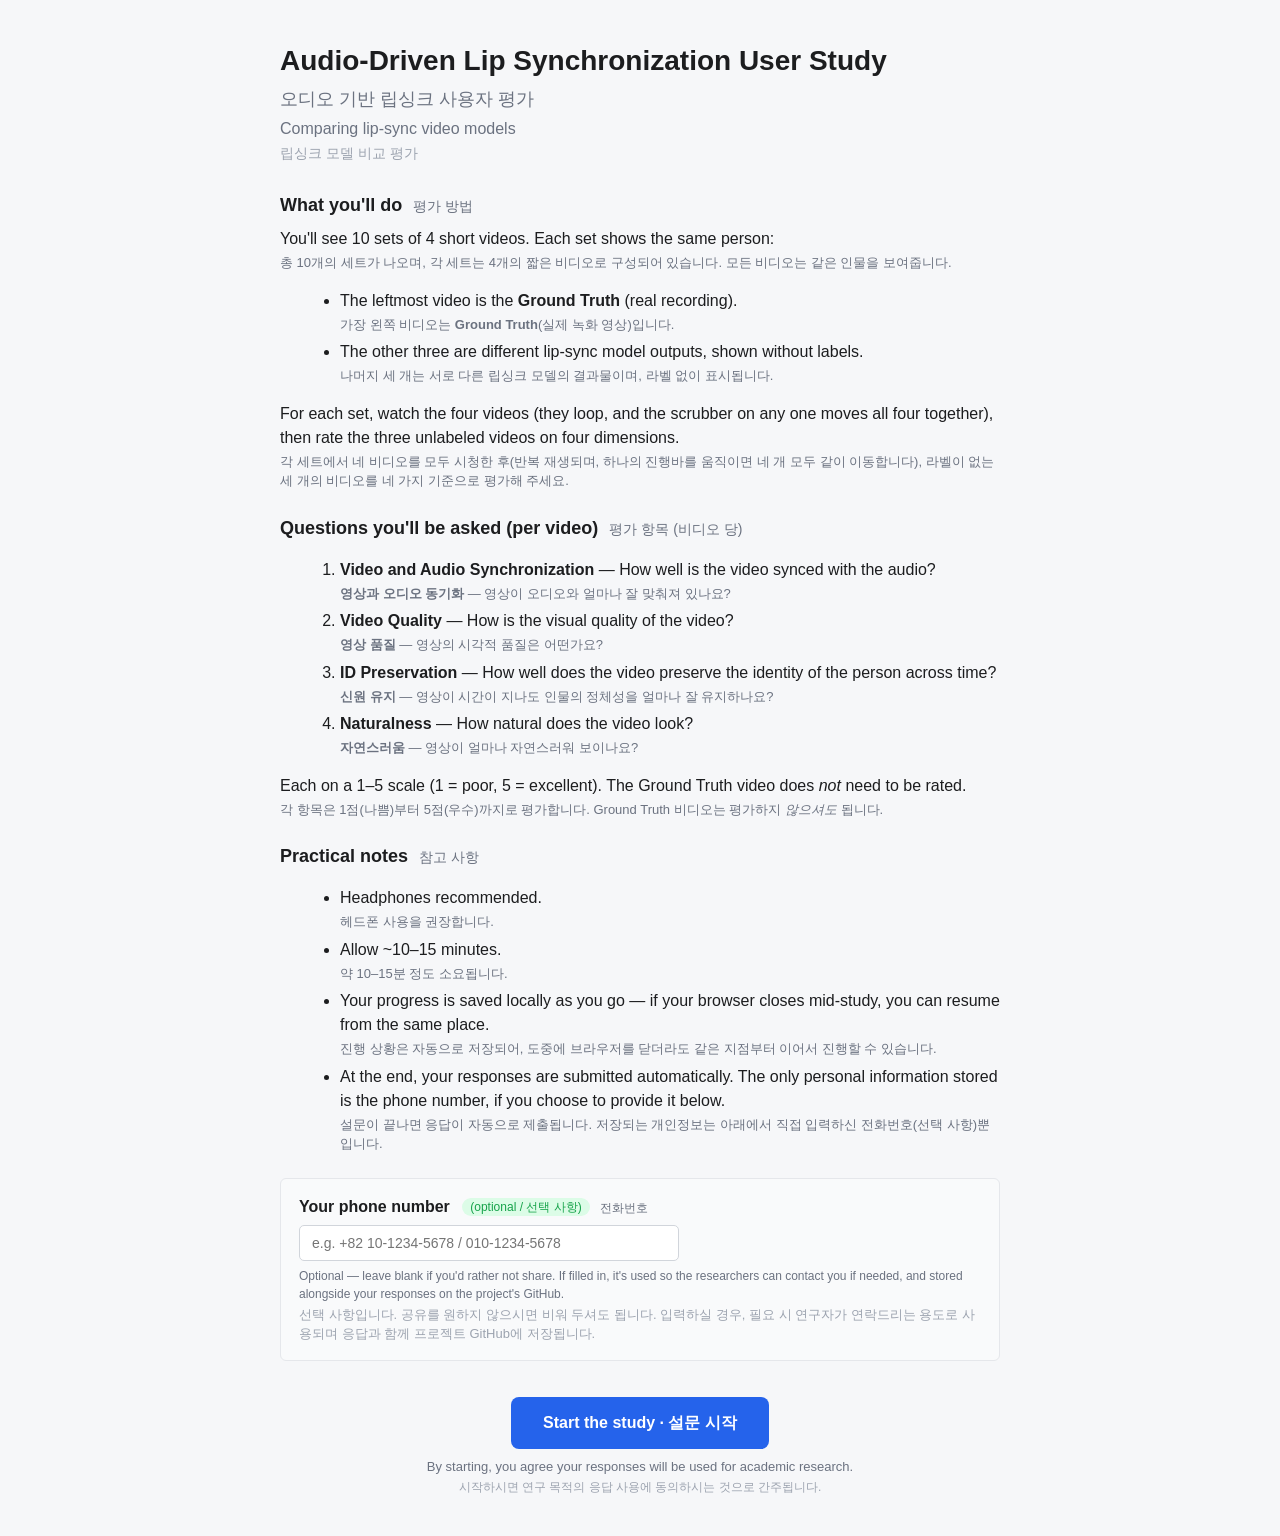
<file: index.html>
<!DOCTYPE html>
<html lang="en">
<head>
    <meta charset="UTF-8">
    <meta name="viewport" content="width=device-width, initial-scale=1.0">
    <title>Audio-Driven Lip Synchronization User Study</title>
    <link rel="stylesheet" href="css/style.css">
    <style>
        .landing { max-width: 760px; margin: 40px auto; padding: 0 20px; }
        .landing h1 { font-size: 28px; margin-bottom: 4px; }
        .landing h1 .ko { display: block; font-size: 18px; color: #6b7280; font-weight: 500; margin-top: 4px; }
        .landing .subtitle { color: #6b7280; margin-bottom: 28px; }
        .landing .subtitle .ko { display: block; font-size: 14px; color: #9ca3af; margin-top: 2px; }
        .landing section { margin-bottom: 24px; }
        .landing h2 { font-size: 18px; margin-bottom: 8px; }
        .landing h2 .ko { color: #6b7280; font-size: 14px; font-weight: 500; margin-left: 6px; }
        .landing ol, .landing ul { margin-left: 20px; }
        .landing li { margin-bottom: 6px; }
        .landing .ko-line { display: block; color: #6b7280; font-size: 13px; margin-top: 2px; }
        .landing p { margin: 0 0 10px 0; }
        .landing p .ko-line { font-size: 13px; }
        .phone-block {
            background: #f9fafb;
            padding: 16px 18px;
            border-radius: 6px;
            border: 1px solid #e5e7eb;
            margin-top: 8px;
        }
        .phone-block label { display: block; font-weight: 600; margin-bottom: 6px; }
        .phone-block label .optional-tag {
            font-size: 12px; color: #16a34a;
            margin-left: 8px; font-weight: 500;
            background: #dcfce7; padding: 2px 8px;
            border-radius: 10px; vertical-align: middle;
        }
        .phone-block label .ko { color: #6b7280; font-size: 12px; margin-left: 6px; font-weight: 400; }
        .phone-block input[type=tel] {
            width: 100%;
            max-width: 380px;
            padding: 9px 12px;
            font-size: 14px;
            border: 1px solid #d1d5db;
            border-radius: 5px;
            background: white;
        }
        .phone-block input[type=tel]:focus {
            border-color: #2563eb;
            outline: 2px solid #93c5fd;
            outline-offset: 0;
        }
        .phone-block .hint { font-size: 12px; color: #6b7280; margin-top: 6px; line-height: 1.5; }
        .phone-block .hint .ko-line { color: #9ca3af; }
        .start-wrap { text-align: center; margin: 36px 0; }
        .start-btn {
            background: #2563eb; color: white; padding: 14px 32px;
            font-size: 16px; font-weight: 600; border: none;
            border-radius: 8px; cursor: pointer;
        }
        .start-btn:hover { background: #1d4ed8; }
        .meta { color: #6b7280; font-size: 13px; margin-top: 8px; }
        .meta .ko-line { color: #9ca3af; font-size: 12px; margin-top: 2px; }
    </style>
</head>
<body>
    <div class="landing">
        <h1>
            Audio-Driven Lip Synchronization User Study
            <span class="ko">오디오 기반 립싱크 사용자 평가</span>
        </h1>
        <div class="subtitle">
            Comparing lip-sync video models
            <span class="ko">립싱크 모델 비교 평가</span>
        </div>

        <section>
            <h2>What you'll do <span class="ko">평가 방법</span></h2>
            <p>
                You'll see 10 sets of 4 short videos. Each set shows the same person:
                <span class="ko-line">총 10개의 세트가 나오며, 각 세트는 4개의 짧은 비디오로 구성되어 있습니다. 모든 비디오는 같은 인물을 보여줍니다.</span>
            </p>
            <ul>
                <li>
                    The leftmost video is the <strong>Ground Truth</strong> (real recording).
                    <span class="ko-line">가장 왼쪽 비디오는 <strong>Ground Truth</strong>(실제 녹화 영상)입니다.</span>
                </li>
                <li>
                    The other three are different lip-sync model outputs, shown without labels.
                    <span class="ko-line">나머지 세 개는 서로 다른 립싱크 모델의 결과물이며, 라벨 없이 표시됩니다.</span>
                </li>
            </ul>
            <p>
                For each set, watch the four videos (they loop, and the scrubber on any one moves all four together), then rate the three unlabeled videos on four dimensions.
                <span class="ko-line">각 세트에서 네 비디오를 모두 시청한 후(반복 재생되며, 하나의 진행바를 움직이면 네 개 모두 같이 이동합니다), 라벨이 없는 세 개의 비디오를 네 가지 기준으로 평가해 주세요.</span>
            </p>
        </section>

        <section>
            <h2>Questions you'll be asked (per video) <span class="ko">평가 항목 (비디오 당)</span></h2>
            <ol>
                <li>
                    <strong>Video and Audio Synchronization</strong> — How well is the video synced with the audio?
                    <span class="ko-line"><strong>영상과 오디오 동기화</strong> — 영상이 오디오와 얼마나 잘 맞춰져 있나요?</span>
                </li>
                <li>
                    <strong>Video Quality</strong> — How is the visual quality of the video?
                    <span class="ko-line"><strong>영상 품질</strong> — 영상의 시각적 품질은 어떤가요?</span>
                </li>
                <li>
                    <strong>ID Preservation</strong> — How well does the video preserve the identity of the person across time?
                    <span class="ko-line"><strong>신원 유지</strong> — 영상이 시간이 지나도 인물의 정체성을 얼마나 잘 유지하나요?</span>
                </li>
                <li>
                    <strong>Naturalness</strong> — How natural does the video look?
                    <span class="ko-line"><strong>자연스러움</strong> — 영상이 얼마나 자연스러워 보이나요?</span>
                </li>
            </ol>
            <p>
                Each on a 1–5 scale (1 = poor, 5 = excellent). The Ground Truth video does <em>not</em> need to be rated.
                <span class="ko-line">각 항목은 1점(나쁨)부터 5점(우수)까지로 평가합니다. Ground Truth 비디오는 평가하지 <em>않으셔도</em> 됩니다.</span>
            </p>
        </section>

        <section>
            <h2>Practical notes <span class="ko">참고 사항</span></h2>
            <ul>
                <li>
                    Headphones recommended.
                    <span class="ko-line">헤드폰 사용을 권장합니다.</span>
                </li>
                <li>
                    Allow ~10–15 minutes.
                    <span class="ko-line">약 10–15분 정도 소요됩니다.</span>
                </li>
                <li>
                    Your progress is saved locally as you go — if your browser closes mid-study, you can resume from the same place.
                    <span class="ko-line">진행 상황은 자동으로 저장되어, 도중에 브라우저를 닫더라도 같은 지점부터 이어서 진행할 수 있습니다.</span>
                </li>
                <li>
                    At the end, your responses are submitted automatically. The only personal information stored is the phone number, if you choose to provide it below.
                    <span class="ko-line">설문이 끝나면 응답이 자동으로 제출됩니다. 저장되는 개인정보는 아래에서 직접 입력하신 전화번호(선택 사항)뿐입니다.</span>
                </li>
            </ul>
        </section>

        <section class="phone-block">
            <label for="phone-input">
                Your phone number
                <span class="optional-tag">(optional / 선택 사항)</span>
                <span class="ko">전화번호</span>
            </label>
            <input id="phone-input" type="tel" placeholder="e.g. +82 10-1234-5678 / 010-1234-5678" autocomplete="tel" />
            <div class="hint">
                Optional — leave blank if you'd rather not share. If filled in, it's used so the researchers can contact you if needed, and stored alongside your responses on the project's GitHub.
                <span class="ko-line">선택 사항입니다. 공유를 원하지 않으시면 비워 두셔도 됩니다. 입력하실 경우, 필요 시 연구자가 연락드리는 용도로 사용되며 응답과 함께 프로젝트 GitHub에 저장됩니다.</span>
            </div>
        </section>

        <div class="start-wrap">
            <button class="start-btn" id="start-btn">Start the study  ·  설문 시작</button>
            <div class="meta">
                By starting, you agree your responses will be used for academic research.
                <span class="ko-line">시작하시면 연구 목적의 응답 사용에 동의하시는 것으로 간주됩니다.</span>
            </div>
        </div>
    </div>

    <script>
        // Save phone to localStorage so study.html can read it on the next page.
        // Empty input → null (not stored as empty string).
        document.getElementById('start-btn').addEventListener('click', () => {
            const phone = document.getElementById('phone-input').value.trim();
            try {
                if (phone) {
                    localStorage.setItem('lipForcingPhonePrefill', phone);
                } else {
                    localStorage.removeItem('lipForcingPhonePrefill');
                }
            } catch {}
            window.location.href = 'study.html';
        });
    </script>
</body>
</html>
</file>
<file: css/style.css>
/* Audio-driven lip-sync user study — minimal, accessible */

* { box-sizing: border-box; }

body {
    margin: 0;
    font-family: -apple-system, BlinkMacSystemFont, "Segoe UI", Roboto, sans-serif;
    background: #f6f7f9;
    color: #1c1d1f;
    line-height: 1.5;
}

header {
    background: #1c2540;
    color: #fff;
    padding: 18px 28px;
    display: flex;
    align-items: center;
    justify-content: space-between;
    flex-wrap: wrap;
    gap: 14px;
}
header h1 {
    margin: 0;
    font-size: 20px;
    font-weight: 600;
}
#progress-bar-wrap {
    display: flex;
    align-items: center;
    gap: 10px;
    min-width: 240px;
}
#progress-bar {
    flex: 1;
    height: 8px;
    background: #34416c;
    border-radius: 4px;
    overflow: hidden;
    position: relative;
}
#progress-bar::after {
    content: "";
    position: absolute;
    inset: 0;
    width: var(--progress, 0%);
    background: #4ad295;
    transition: width 0.25s;
}
#progress-text {
    font-size: 13px;
    color: #c5cce0;
    white-space: nowrap;
}

main {
    max-width: 1280px;
    margin: 24px auto;
    padding: 0 16px;
}

.screen { display: block; }
.screen.hidden { display: none; }

h2 { font-size: 22px; margin: 0 0 12px 0; }

button {
    font: inherit;
    padding: 10px 20px;
    border: none;
    border-radius: 6px;
    cursor: pointer;
    font-weight: 600;
}
.primary-btn { background: #2563eb; color: white; }
.primary-btn:hover:not(:disabled) { background: #1d4ed8; }
.primary-btn:disabled { background: #9ca3af; cursor: not-allowed; }
.secondary-btn { background: #e5e7eb; color: #1f2937; }
.secondary-btn:hover:not(:disabled) { background: #d1d5db; }
.secondary-btn:disabled { color: #9ca3af; cursor: not-allowed; }

/* Section */
.section-header { margin-bottom: 14px; }
.section-header .hint {
    color: #4b5563;
    font-size: 15px;
    max-width: 920px;
    line-height: 1.5;
}

/* Four videos in a row */
#video-row {
    display: grid;
    grid-template-columns: repeat(4, 1fr);
    gap: 12px;
    margin: 16px 0;
}
.video-cell {
    background: #fff;
    border: 1px solid #e5e7eb;
    border-radius: 8px;
    padding: 10px;
    display: flex;
    flex-direction: column;
}
.video-cell .video-label {
    font-size: 16px;
    font-weight: 700;
    text-align: center;
    margin-bottom: 6px;
    color: #374151;
}
.video-cell.is-gt .video-label { color: #047857; }
.video-cell video {
    width: 100%;
    aspect-ratio: 1 / 1;
    background: black;
    border-radius: 4px;
    display: block;
}
.video-cell .seek-row {
    display: flex;
    align-items: center;
    gap: 8px;
    margin-top: 8px;
}
.video-cell .seek-row input[type=range] {
    flex: 1;
    accent-color: #2563eb;
}
.video-cell .play-btn {
    background: #1f2937;
    color: white;
    padding: 4px 10px;
    border-radius: 4px;
    font-size: 12px;
    cursor: pointer;
}

/* Ratings row — 4 columns matching the videos. GT cell is empty. */
#ratings-row {
    display: grid;
    grid-template-columns: repeat(4, 1fr);
    gap: 12px;
    margin-bottom: 18px;
}
.rating-cell {
    background: #fff;
    border: 1px solid #e5e7eb;
    border-radius: 8px;
    padding: 12px;
}
.rating-cell.gt-empty {
    background: transparent;
    border: 1px dashed #cbd5e1;
    color: #6b7280;
    text-align: center;
    padding: 18px;
    font-style: italic;
}
.q-block { margin-bottom: 16px; }
.q-block:last-child { margin-bottom: 0; }
.q-label {
    font-weight: 600;
    font-size: 16px;
    margin-bottom: 5px;
    color: #1f2937;
    line-height: 1.35;
}
.q-text {
    font-size: 14px;
    color: #6b7280;
    margin-bottom: 8px;
    line-height: 1.4;
}
.scale {
    display: flex;
    gap: 4px;
    align-items: stretch;
}
.scale label {
    flex: 1;
    cursor: pointer;
    user-select: none;
    display: flex;
    /* The label is just a flex wrapper; the .radio-bullet inside is the
       actual visible "box" so the entire clickable area changes color when
       checked, not just an inner sliver. */
}
.scale input[type=radio] {
    position: absolute;
    opacity: 0;
    width: 0;
    height: 0;
    pointer-events: none;
}
.radio-bullet {
    flex: 1;
    text-align: center;
    padding: 10px 0;
    border: 1px solid #d1d5db;
    border-radius: 4px;
    background: #f9fafb;
    font-size: 16px;
    font-weight: 500;
    transition: background 0.1s, border-color 0.1s, color 0.1s;
    display: flex;
    align-items: center;
    justify-content: center;
}
.scale label:hover .radio-bullet {
    background: #eff6ff;
    border-color: #93c5fd;
}
.scale input[type=radio]:checked + .radio-bullet {
    background: #2563eb;
    border-color: #2563eb;
    color: white;
    font-weight: 600;
}
.scale input[type=radio]:focus-visible + .radio-bullet {
    outline: 2px solid #2563eb;
    outline-offset: 2px;
}

/* Landing card (shown once before section 1) */
.landing-card {
    max-width: 920px;
    margin: 0 auto;
    background: white;
    padding: 28px 32px;
    border-radius: 8px;
    border: 1px solid #e5e7eb;
}
.landing-card h2 {
    font-size: 22px;
    margin: 0 0 4px 0;
    color: #1c2540;
}
.landing-card h2.ko-heading {
    font-size: 16px;
    color: #6b7280;
    font-weight: 500;
    margin-bottom: 16px;
}
#landing-explanation {
    margin-bottom: 22px;
}
#landing-explanation p {
    margin: 0 0 14px 0;
    line-height: 1.65;
}
#landing-explanation .explain-en {
    font-size: 17px;
    color: #1f2937;
}
#landing-explanation .explain-ko {
    font-size: 16px;
    color: #4b5563;
}
.phone-row {
    background: #f9fafb;
    padding: 14px 16px;
    border-radius: 6px;
    border: 1px solid #e5e7eb;
    margin-bottom: 18px;
}
.phone-row label {
    display: block;
    font-size: 14px;
    margin-bottom: 6px;
    color: #1f2937;
}
.phone-row label .ko-label {
    font-size: 12px;
    color: #6b7280;
    margin-left: 6px;
    font-weight: 400;
}
.phone-row label .optional-tag {
    font-size: 12px;
    color: #16a34a;
    margin-left: 8px;
    font-weight: 500;
    background: #dcfce7;
    padding: 1px 8px;
    border-radius: 10px;
    vertical-align: middle;
}
.phone-row input[type=tel] {
    width: 100%;
    max-width: 380px;
    padding: 9px 12px;
    font-size: 14px;
    border: 1px solid #d1d5db;
    border-radius: 5px;
    background: white;
}
.phone-row input[type=tel]:focus {
    border-color: #2563eb;
    outline: 2px solid #93c5fd;
    outline-offset: 0;
}
.phone-hint {
    font-size: 12px;
    color: #6b7280;
    margin-top: 6px;
    line-height: 1.5;
}
.phone-hint .ko-hint {
    display: block;
    color: #9ca3af;
    margin-top: 1px;
}
.section-header .hint .ko-hint {
    display: block;
    color: #6b7280;
    font-size: 14px;
    margin-top: 4px;
    line-height: 1.5;
}

/* Absolute-evaluation callout (shown on every section) */
.absolute-eval-callout {
    background: #fef3c7;
    border: 1px solid #f59e0b;
    border-left: 4px solid #f59e0b;
    color: #78350f;
    padding: 12px 16px;
    border-radius: 5px;
    margin: 12px 0;
    font-size: 15px;
    line-height: 1.55;
    max-width: 920px;
}
.absolute-eval-callout strong { color: #78350f; }
.absolute-eval-callout .ko-callout {
    display: block;
    margin-top: 8px;
    padding-top: 8px;
    border-top: 1px dashed rgba(120, 53, 15, 0.25);
    color: #92400e;
    font-size: 14px;
    line-height: 1.6;
}

/* Bilingual labels — small Korean line under English line */
.section-explanation { margin-top: 6px; }
.section-explanation .explain-en {
    font-size: 13px;
    color: #4b5563;
    margin: 0 0 6px 0;
    max-width: 920px;
    line-height: 1.55;
}
.section-explanation .explain-ko {
    font-size: 13px;
    color: #6b7280;
    margin: 0;
    max-width: 920px;
    line-height: 1.6;
}
.q-label .label-en { display: block; }
.q-label .label-ko {
    display: block;
    font-size: 14px;
    font-weight: 500;
    color: #6b7280;
    margin-top: 2px;
}
.q-text .text-en { display: block; }
.q-text .text-ko {
    display: block;
    font-size: 13px;
    color: #9ca3af;
    margin-top: 3px;
    line-height: 1.4;
}

/* Section nav */
.nav-row {
    display: flex;
    justify-content: space-between;
    align-items: center;
    margin-top: 18px;
    padding-top: 14px;
    border-top: 1px solid #e5e7eb;
}
.answered-status { color: #6b7280; font-size: 13px; }

/* Completion screen */
#completion-screen { text-align: center; padding: 60px 20px; }
#completion-screen h2 { font-size: 28px; }
#completion-screen p { font-size: 16px; color: #4b5563; }
#completion-screen .ko-thanks { color: #6b7280; font-size: 15px; margin-top: 4px; }
#submission-status { margin-top: 24px; font-weight: 600; font-size: 15px; }
#submission-status.ok { color: #047857; }
#submission-status.err { color: #b91c1c; }

/* Responsive: stack to 2 columns at narrower viewports */
@media (max-width: 1024px) {
    #video-row, #ratings-row {
        grid-template-columns: repeat(2, 1fr);
    }
}
@media (max-width: 600px) {
    #video-row, #ratings-row {
        grid-template-columns: 1fr;
    }
}
</file>
